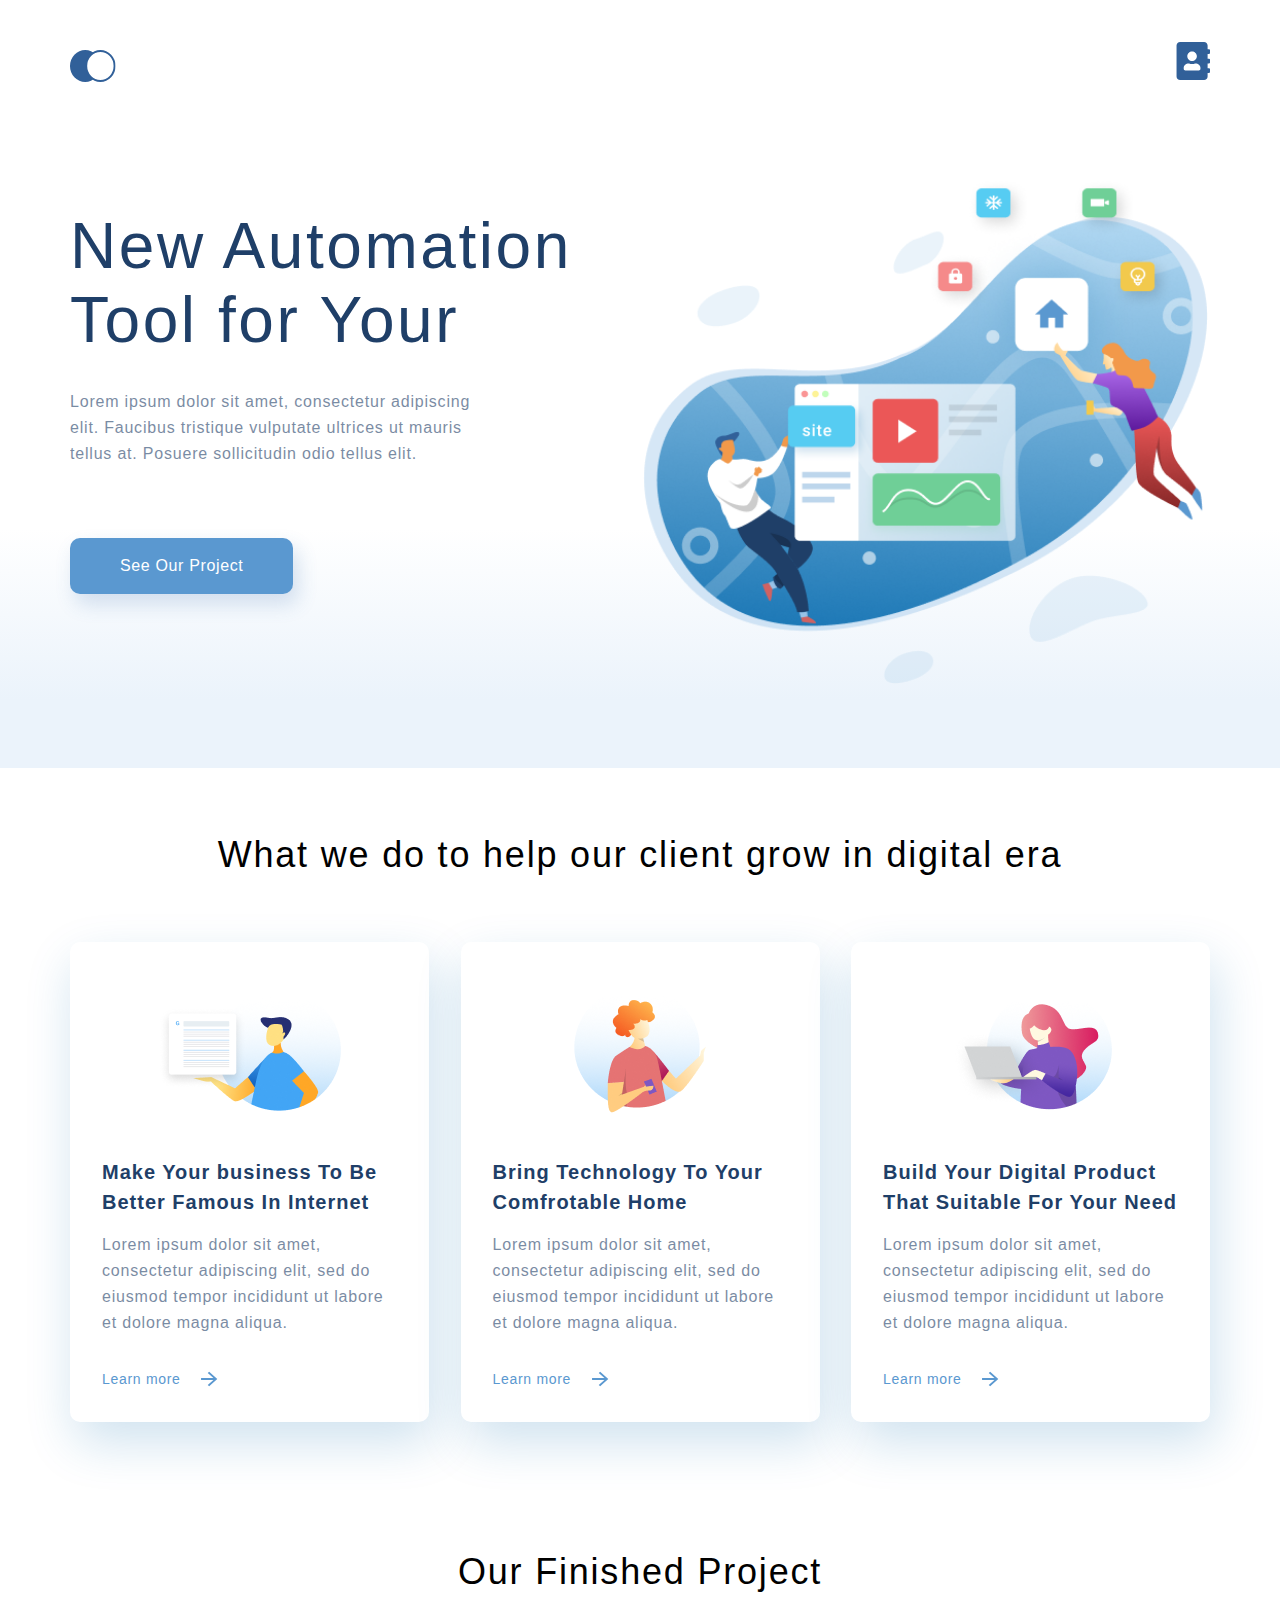
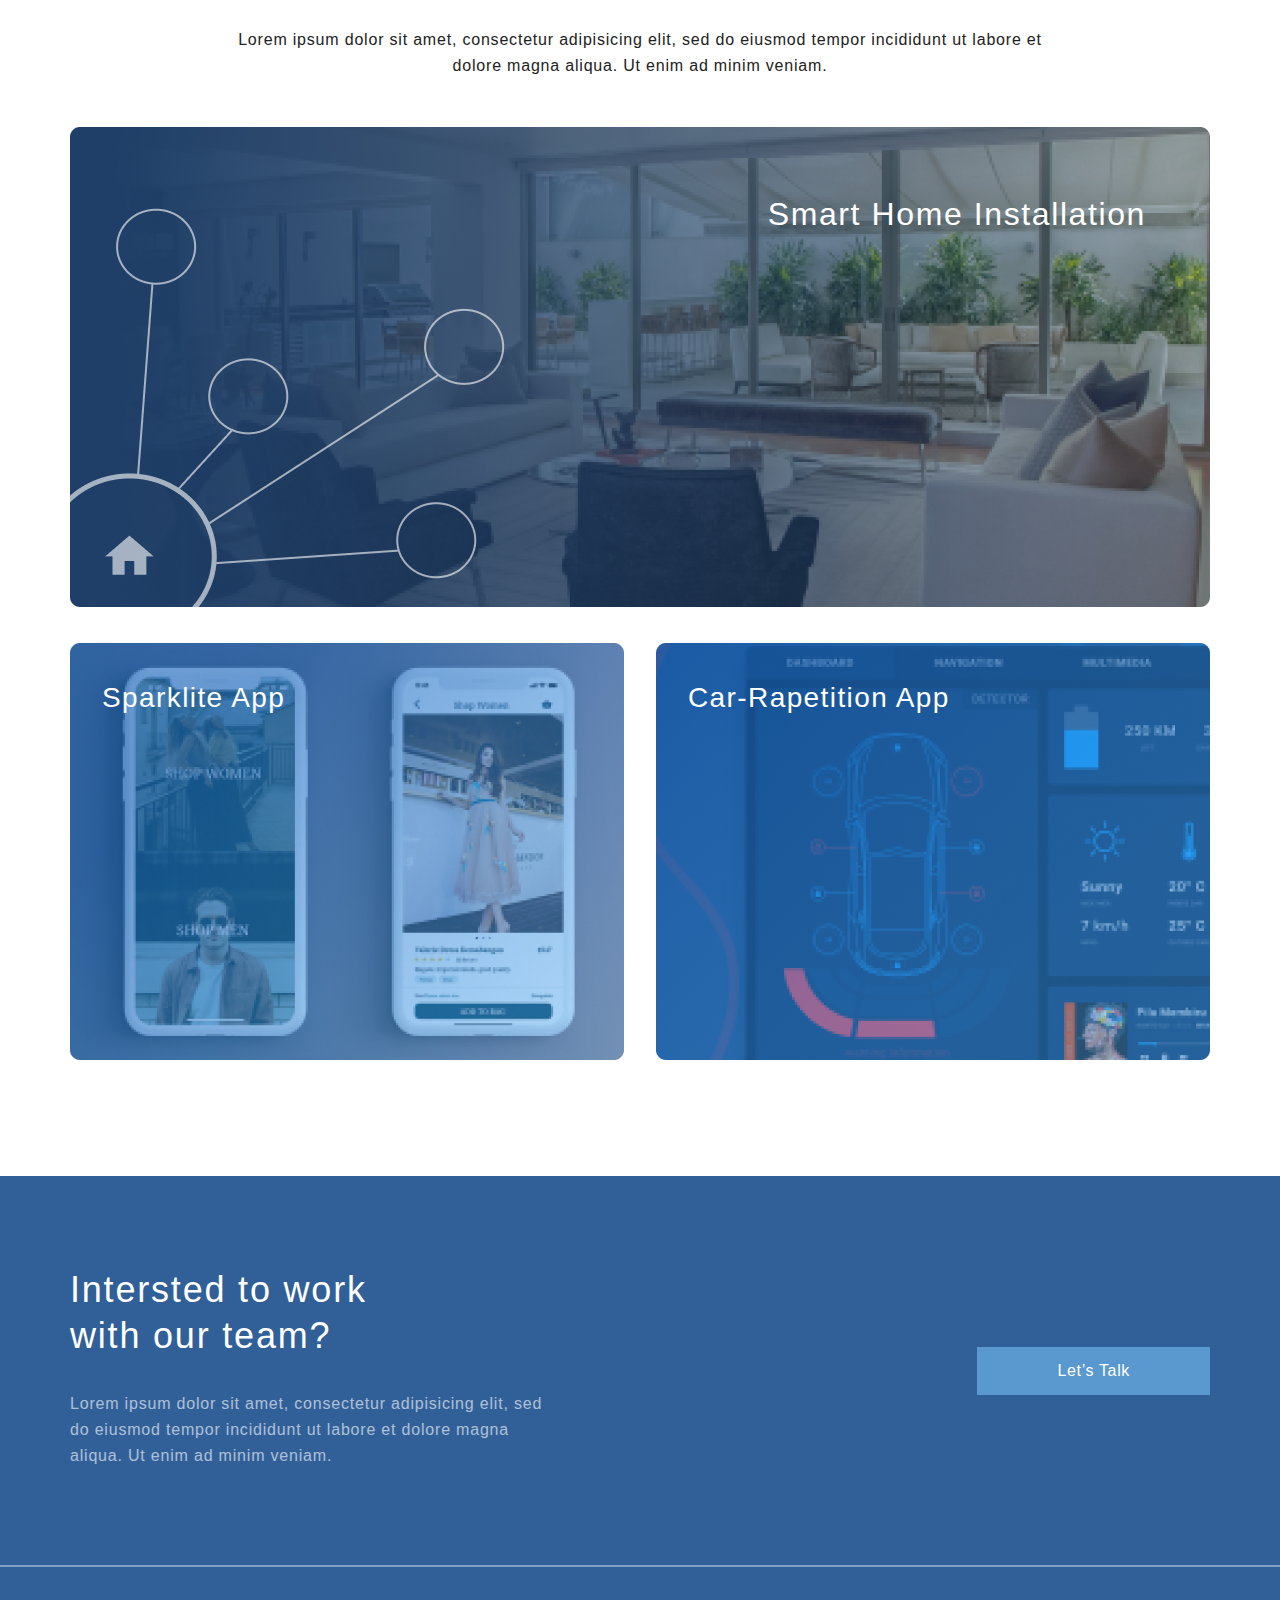
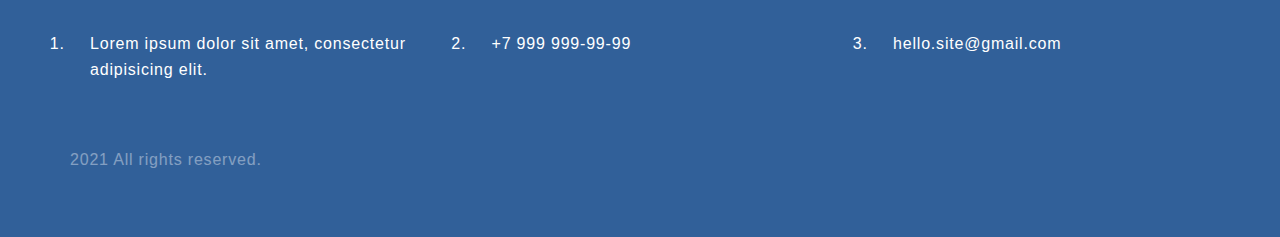
<file: index.html>
<!DOCTYPE html>
<html lang="en">

<head>
    <meta charset="UTF-8">
    <meta http-equiv="X-UA-Compatible" content="IE=edge">
    <meta name="viewport" content="width=device-width, initial-scale=1.0">
    <title>Мой сайт</title>
    <link rel="stylesheet" href="style.css">
</head>

<body>
    <div class="top">
        <div class="header-content container">
            <ul class="header">
                <li>
                    <a href="index.html"><img src="images/logo.svg" alt="Главная"></a>
                </li>
                <li>
                    <a href="contacts.html"><img src="images/contacts.svg" alt="Контакты"></a>
                </li>
            </ul>
            <div class="header-text">
                <h1 class="heading">New Automation Tool for Your</h1>
                <p class="text">
                    Lorem ipsum dolor sit amet, consectetur adipiscing elit. Faucibus tristique vulputate ultrices ut mauris tellus at. Posuere sollicitudin odio tellus elit.
                </p>
                <a href="#" class="heading-button">See Our Project</a>
            </div>
        </div>
    </div>

    <div id="main">
        <div class="main-content">
            <h3 class="what-we-do-heading">What we do to help our client grow in digital era</h3>
            <div class="what-we-do container">
                <div class="card">
                    <div class="card-img">
                        <img src="images/card1.png" alt="photo">
                    </div>
                    <h4 class="card-info">Make Your business To Be Better Famous In Internet</h4>
                    <p class="text">
                        Lorem ipsum dolor sit amet, consectetur adipiscing elit, sed do eiusmod tempor incididunt ut labore et dolore magna aliqua.
                    </p>
                    <div class="card-link-box">
                        <a href="#" class="card-link">Learn more</a>
                        <img src="images/arrow.svg" alt="arrow">
                    </div>
                </div>
                <div class="card">
                    <div class="card-img">
                        <img src="images/card2.png" alt="photo">
                    </div>
                    <h4 class="card-info">Bring Technology To Your Comfrotable Home</h4>
                    <p class="text">
                        Lorem ipsum dolor sit amet, consectetur adipiscing elit, sed do eiusmod tempor incididunt ut labore et dolore magna aliqua.
                    </p>
                    <div class="card-link-box">
                        <a href="#" class="card-link">Learn more</a>
                        <img src="images/arrow.svg" alt="arrow">
                    </div>
                </div>
                <div class="card">
                    <div class="card-img">
                        <img src="images/card3.png" alt="photo">
                    </div>
                    <h4 class="card-info">Build Your Digital Product That Suitable For Your Need</h4>
                    <p class="text">
                        Lorem ipsum dolor sit amet, consectetur adipiscing elit, sed do eiusmod tempor incididunt ut labore et dolore magna aliqua.
                    </p>
                    <div class="card-link-box">
                        <a href="#" class="card-link">Learn more</a>
                        <img src="images/arrow.svg" alt="arrow">
                    </div>
                </div>
            </div>
        </div>

        <div class="article container">
            <h3 class="article-heading">Our Finished Project</h3>
            <p class="text">
                Lorem ipsum dolor sit amet, consectetur adipisicing elit, sed do eiusmod tempor incididunt ut labore et dolore magna aliqua. Ut enim ad minim veniam.
            </p>
        </div>
        <div class="project container">
            <div class="project-item">
                <img class="project-img" src="images/box1-pic.png" alt="photo">
                <p class="project-text">
                    Smart Home Installation
                </p>
            </div>
            <div class="project-parent">
                <div class="project-item project-item-margin">
                    <img class="project-img" src="images/box2-pic.png" alt="photo">
                    <p class="project-parent-text">
                        Sparklite App
                    </p>
                </div>
                <div class="project-item">
                    <img class="project-img" src="images/box3-pic.png" alt="photo">
                    <p class="project-parent-text">
                        Car-Rapetition App
                    </p>
                </div>
            </div>
        </div>
    </div>

    <div id="footer">
        <div class="container">
            <div class="footer-content">
                <div class="footer-text">
                    <h3 class="footer-heading">Intersted to work with our team?</h3>
                    <p class="text">
                        Lorem ipsum dolor sit amet, consectetur adipisicing elit, sed do eiusmod tempor incididunt ut labore et dolore magna aliqua. Ut enim ad minim veniam.
                    </p>
                </div>
                <a href="#" class="footer-button">Let&rsquo;s Talk</a>
            </div>
        </div>
        <hr class="hr-style">
        <div class="container">
            <div class="footer-contacts">
                <ol class="footer-list">
                    <li>Lorem ipsum dolor sit amet, consectetur adipisicing elit.</li>
                    <li>+7 999 999-99-99</li>
                    <li>hello.site@gmail.com</li>
                </ol>
                <div class="all-rights-reserved">
                    <p class="text">2021 All rights reserved.</p>
                </div>
            </div>
        </div>
    </div>
</body>

</html>
</file>
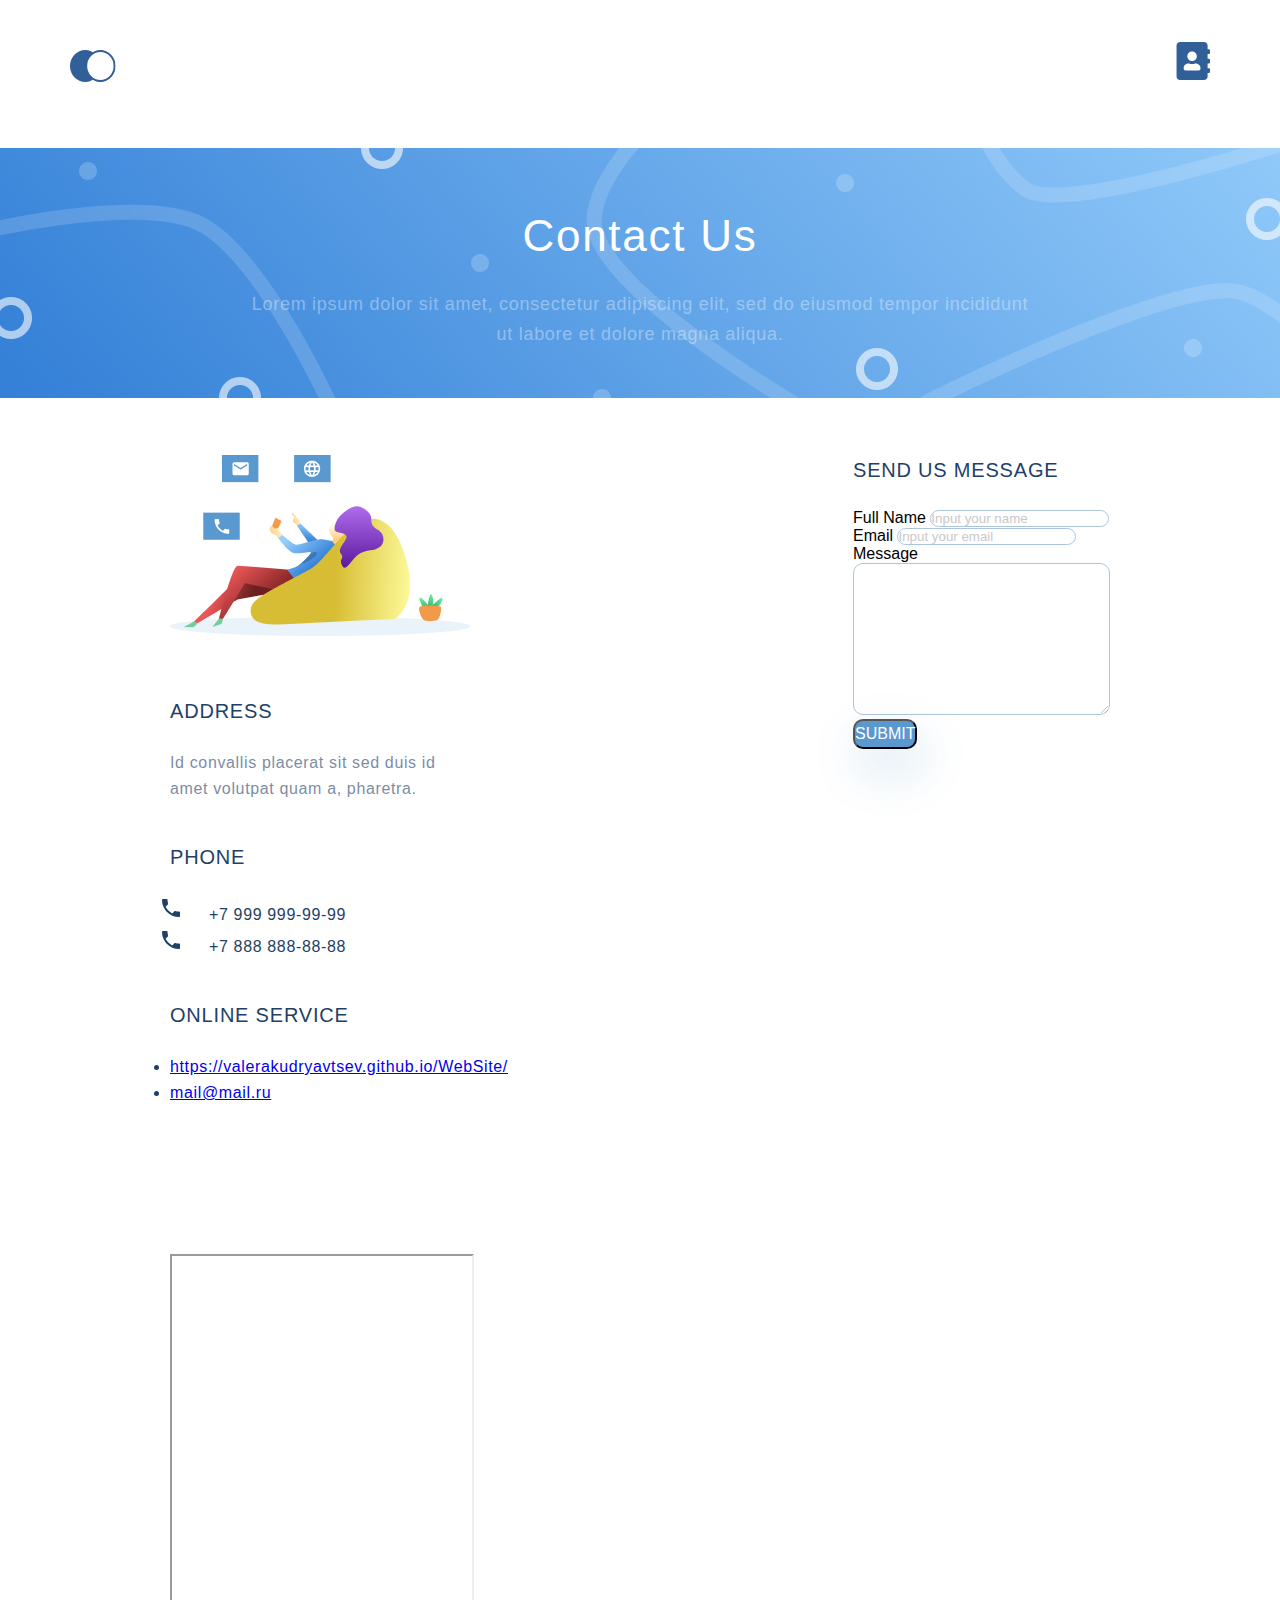
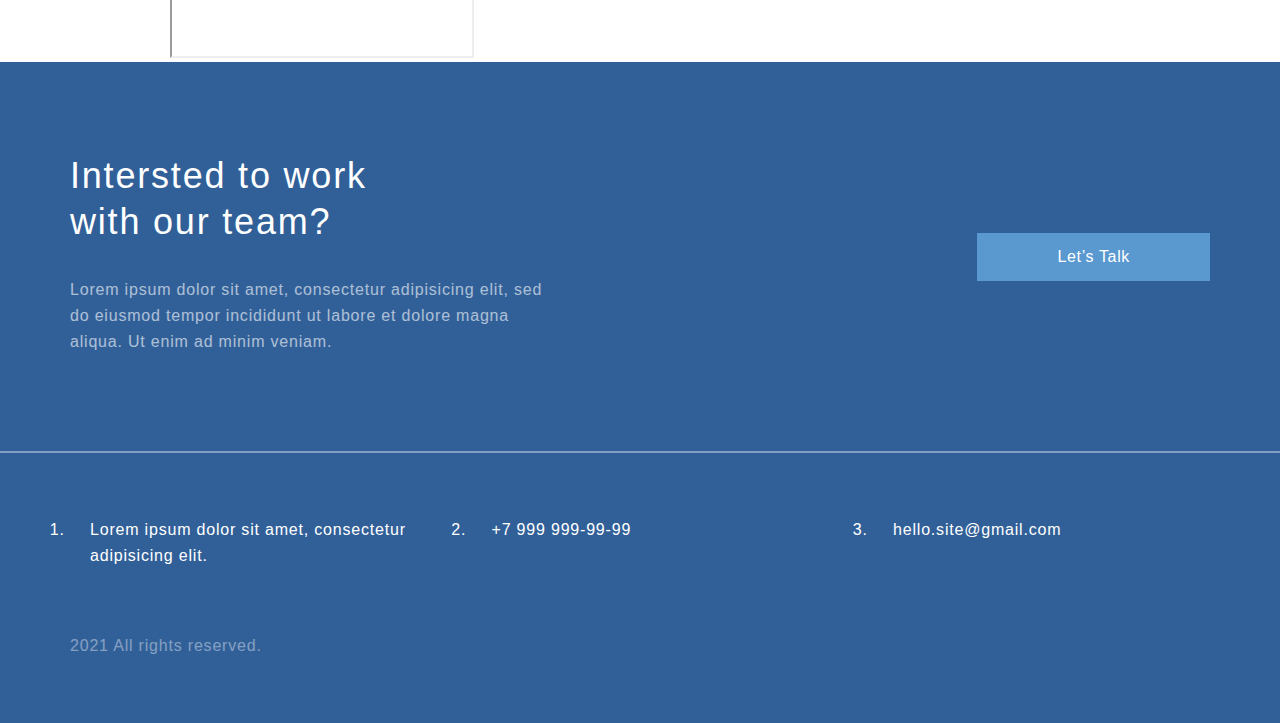
<file: contacts.html>
<!DOCTYPE html>
<html lang="en">

<head>
    <meta charset="UTF-8">
    <meta http-equiv="X-UA-Compatible" content="IE=edge">
    <meta name="viewport" content="width=device-width, initial-scale=1.0">
    <title>Contacts</title>
    <link rel="stylesheet" href="style.css">
</head>

<body>
    <div id="top-contacts">
        <div class="header-content-contacts">
            <div class="header container">
                <a href="index.html"><img src="images/logo.svg" alt="Главная"></a>
                <a href="contacts.html"><img src="images/contacts.svg" alt="Контакты"></a>
            </div>
            <div class="header-text-contacts">
                <h1 class="heading-contacts">Contact Us</h1>
                <p class="text">
                    Lorem ipsum dolor sit amet, consectetur adipiscing elit, sed do eiusmod tempor incididunt ut labore et dolore magna aliqua.
                </p>
            </div>
        </div>
    </div>

    <div id="contacts-main" class="container">
        <div class="contacts-main-content">
            <div class="contact-us">
                <img class="contacts-img" src="images/image01.png" alt="image">
                <h4 class="h4-style">Address</h4>
                <p class="text">
                    Id convallis placerat sit sed duis id amet volutpat quam a, pharetra.
                </p>
                <h4 class="h4-style">Phone</h4>
                <ul class="phone-list">
                    <li>+7 999 999-99-99</li>
                    <li>+7 888 888-88-88</li>
                </ul>
                <h4 class="h4-style">Online service</h4>
                <ul class="links-list">
                    <li>
                        <a href="https://valerakudryavtsev.github.io/WebSite/" target="_blank">https://valerakudryavtsev.github.io/WebSite/</a>
                    </li>
                    <li>
                        <a href="mailto: mail@mail.ru">mail@mail.ru</a>
                    </li>
                </ul>
            </div>

            <div class="feedback-form">
                <form action="#">
                    <h4 class="h4-style">Send us message</h4>
                    Full Name <input class="input-area" type="text" placeholder="Input your name"><br> Email <input class="input-area" type="email" placeholder="Input your email"><br> Message <br><textarea class="input-area" cols="30" rows="10"></textarea><br>
                    <button class="submit-button" type="submit">submit</button>
                </form>
            </div>
        </div>



        <br><br><br><br><br><br>
        <div class="the-map">
            <iframe src="https://yandex.ru/map-widget/v1/-/CGW1A~q" height="400" frameborder="1" allowfullscreen="true" style="position:relative;"></iframe>
        </div>
    </div>

    <div id="footer">
        <div class="container">
            <div class="footer-content">
                <div class="footer-text">
                    <h3 class="footer-heading">Intersted to work with our team?</h3>
                    <p class="text">
                        Lorem ipsum dolor sit amet, consectetur adipisicing elit, sed do eiusmod tempor incididunt ut labore et dolore magna aliqua. Ut enim ad minim veniam.
                    </p>
                </div>
                <a href="#" class="footer-button">Let&rsquo;s Talk</a>
            </div>
        </div>
        <hr class="hr-style">
        <div class="container">
            <div class="footer-contacts">
                <ol class="footer-list">
                    <li>Lorem ipsum dolor sit amet, consectetur adipisicing elit.</li>
                    <li>+7 999 999-99-99</li>
                    <li>hello.site@gmail.com</li>
                </ol>
                <div class="all-rights-reserved">
                    <p class="text">2021 All rights reserved.</p>
                </div>
            </div>
        </div>
    </div>
</body>

</html>
</file>
<file: style.css>
* {
  margin: 0;
  padding: 0;
}

body {
  font-family: -apple-system, BlinkMacSystemFont, 'Segoe UI', Roboto, Oxygen, Ubuntu, Cantarell, 'Open Sans', 'Helvetica Neue', sans-serif;
}

.container {
  max-width: 1140px;
  margin: 0 auto;
}

.top {
  min-height: 768px;
  height: 1px;
  background: -webkit-gradient(linear, left bottom, left top, color-stop(8.84%, #EBF3FB), color-stop(31.12%, rgba(152, 195, 232, 0)));
  background: linear-gradient(0deg, #EBF3FB 8.84%, rgba(152, 195, 232, 0) 31.12%);
}

.header {
  display: -webkit-box;
  display: -ms-flexbox;
  display: flex;
  -webkit-box-pack: justify;
      -ms-flex-pack: justify;
          justify-content: space-between;
  list-style-type: none;
  padding-top: 42px;
}

.header-content {
  height: 100%;
  display: -webkit-box;
  display: -ms-flexbox;
  display: flex;
  -webkit-box-orient: vertical;
  -webkit-box-direction: normal;
      -ms-flex-direction: column;
          flex-direction: column;
}

.header-text {
  -webkit-box-flex: 1;
      -ms-flex-positive: 1;
          flex-grow: 1;
  padding-top: 115px;
  background-image: url(images/illustration.png);
  background-repeat: no-repeat;
  background-position: right center;
  background-size: 50%;
}

.heading {
  font-weight: 300;
  line-height: 74px;
  letter-spacing: 0.04em;
  font-size: 64px;
  color: #1F3F68;
  width: 510px;
  margin-bottom: 32px;
}

.header-text > .text {
  width: 425px;
}

.heading-button {
  text-decoration: none;
  line-height: 26px;
  text-align: center;
  letter-spacing: 0.04em;
  color: #FFFFFF;
  background: #5A98D0;
  -webkit-box-shadow: 5px 10px 20px rgba(53, 110, 173, 0.2);
          box-shadow: 5px 10px 20px rgba(53, 110, 173, 0.2);
  border-radius: 10px;
  padding: 15px 50px;
  display: inline-block;
  margin-top: 71px;
}

.what-we-do-heading {
  font-size: 36px;
  font-weight: 300;
  line-height: 46px;
  text-align: center;
  letter-spacing: 0.05em;
  color: #000000;
  margin: 64px 115px;
}

.what-we-do {
  display: -webkit-box;
  display: -ms-flexbox;
  display: flex;
  -webkit-box-pack: justify;
      -ms-flex-pack: justify;
          justify-content: space-between;
  margin-bottom: 63px;
}

.card {
  width: 359px;
  height: 480.13px;
  background: #FFFFFF;
  -webkit-box-shadow: 5px 20px 50px rgba(16, 112, 177, 0.2);
          box-shadow: 5px 20px 50px rgba(16, 112, 177, 0.2);
  border-radius: 10px;
  display: -webkit-box;
  display: -ms-flexbox;
  display: flex;
  -webkit-box-orient: vertical;
  -webkit-box-direction: normal;
      -ms-flex-direction: column;
          flex-direction: column;
  -webkit-box-align: center;
      -ms-flex-align: center;
          align-items: center;
  margin-bottom: 64px;
}

.card-info {
  font-size: 20px;
  line-height: 30px;
  color: #1F3F68;
  letter-spacing: 0.05em;
  -ms-flex-item-align: center;
      -ms-grid-row-align: center;
      align-self: center;
  margin: 0px 32px 15px 32px;
}

.card > .text {
  margin-left: 32px;
  margin-right: 32px;
}

.card-img {
  width: 100%;
  display: -webkit-box;
  display: -ms-flexbox;
  display: flex;
  -webkit-box-pack: center;
      -ms-flex-pack: center;
          justify-content: center;
  -webkit-box-align: center;
      -ms-flex-align: center;
          align-items: center;
  padding-top: 45px;
  padding-bottom: 45px;
  height: 125px;
}

.card-link {
  text-decoration: none;
  font-size: 14px;
  line-height: 30px;
  letter-spacing: 0.05em;
  color: #5A98D0;
}

.card-link-box {
  -ms-flex-item-align: start;
      align-self: flex-start;
  display: -webkit-box;
  display: -ms-flexbox;
  display: flex;
  -webkit-box-pack: justify;
      -ms-flex-pack: justify;
          justify-content: space-between;
  -webkit-box-align: center;
      -ms-flex-align: center;
          align-items: center;
  width: 120px;
  margin-left: 32px;
  margin-top: 28px;
}

.text {
  font-size: 16px;
  line-height: 26px;
  color: #1F3F68;
  letter-spacing: 0.05em;
  opacity: 0.6;
}

.article-heading {
  font-weight: 300;
  font-size: 36px;
  line-height: 46px;
  letter-spacing: 0.05em;
  margin-bottom: 32px;
  text-align: center;
}

.article > .text {
  width: 75%;
  line-height: 26px;
  letter-spacing: 0.05em;
  color: #222222;
  opacity: 1;
  text-align: center;
  margin: 0 auto 48px auto;
}

.project {
  margin-bottom: 112px;
}

.project-parent {
  display: -webkit-box;
  display: -ms-flexbox;
  display: flex;
  -webkit-box-pack: justify;
      -ms-flex-pack: justify;
          justify-content: space-between;
  margin-top: 32px;
}

.project-item {
  position: relative;
  -webkit-box-flex: 1;
      -ms-flex-positive: 1;
          flex-grow: 1;
  border-radius: 10px;
}

.project-parent-text {
  font-size: 28px;
  line-height: 46px;
  letter-spacing: 0.05em;
  color: #FFFFFF;
  position: absolute;
  top: 32px;
  left: 32px;
}

.project-item-margin {
  margin-right: 32px;
}

.project-img {
  width: 100%;
}

.project-text {
  font-size: 32px;
  line-height: 46px;
  letter-spacing: 0.05em;
  color: #FFFFFF;
  position: absolute;
  top: 64px;
  right: 64px;
}

#footer {
  background: #316099;
}

.footer-content {
  width: 100%;
  display: -webkit-box;
  display: -ms-flexbox;
  display: flex;
  -webkit-box-pack: justify;
      -ms-flex-pack: justify;
          justify-content: space-between;
  -webkit-box-align: center;
      -ms-flex-align: center;
          align-items: center;
}

.footer-heading {
  font-size: 36px;
  line-height: 46px;
  letter-spacing: 0.05em;
  color: #FFFFFF;
  width: 340px;
  font-weight: normal;
  padding-top: 91px;
  margin-bottom: 32px;
}

.footer-text .text {
  width: 494.77px;
  font-size: 16px;
  line-height: 26px;
  letter-spacing: 0.05em;
  color: #FFFFFF;
  opacity: 0.6;
  margin-bottom: 96px;
}

.footer-button {
  text-decoration: none;
  text-align: center;
  letter-spacing: 0.04em;
  color: #FFFFFF;
  background: #5A98D0;
  padding: 15px 80px;
}

.hr-style {
  width: 100%;
  height: 0px;
  opacity: 0.4;
  border: 1px solid #FFFFFF;
  margin-bottom: 64px;
}

.footer-list {
  display: -webkit-box;
  display: -ms-flexbox;
  display: flex;
  -webkit-box-pack: justify;
      -ms-flex-pack: justify;
          justify-content: space-between;
}

.footer-list li {
  width: 316.98px;
  font-size: 16px;
  line-height: 26px;
  letter-spacing: 0.05em;
  color: #FFFFFF;
  padding-left: 20px;
}

.all-rights-reserved {
  margin-top: 64px;
  padding-bottom: 64px;
}

.all-rights-reserved .text {
  color: #FFFFFF;
  opacity: .4;
}

.header-content-contacts {
  width: 100%;
}

.header-text-contacts {
  background-image: url(images/contacts-header.png);
  background-repeat: no-repeat;
  background-size: cover;
  margin-top: 54px;
  margin-bottom: 57px;
}

.heading-contacts {
  font-weight: 500;
  font-size: 44px;
  line-height: 74px;
  text-align: center;
  letter-spacing: 0.04em;
  color: #FFFFFF;
  padding-top: 51px;
  margin-bottom: 16px;
}

.header-text-contacts > .text {
  width: 780px;
  font-size: 18px;
  line-height: 30px;
  text-align: center;
  letter-spacing: 0.04em;
  color: rgba(255, 255, 255, 0.6);
  margin: 0px auto;
  padding-bottom: 49px;
}

#contacts-main {
  width: 940px;
}

.contact-us {
  width: 300px;
}

.h4-style {
  font-size: 20px;
  line-height: 30px;
  color: #1F3F68;
  font-weight: 500;
  letter-spacing: 0.04em;
  color: #1F3F68;
  text-transform: uppercase;
  margin-bottom: 24px;
}

.contacts-img {
  margin-bottom: 56px;
}

.contact-us > .text,
.contact-us > ul {
  margin-bottom: 40px;
  font-weight: 300;
  font-size: 16px;
  line-height: 26px;
  letter-spacing: 0.04em;
  color: #1F3F68;
}

.phone-list {
  list-style-image: url(images/phone.svg);
  margin-left: 20px;
}

.phone-list > li {
  padding-left: 19px;
}

li::marker {
  width: 18px;
  height: 18px;
}

/* ---------------------------------------------------------------- */
.contacts-main-content {
  display: -webkit-box;
  display: -ms-flexbox;
  display: flex;
  -webkit-box-pack: justify;
      -ms-flex-pack: justify;
          justify-content: space-between;
}

.h2-contacts {
  font-weight: 500;
  font-size: 44px;
  width: 510px;
}

.h3-style {
  font-size: 36px;
  text-align: center;
}

.input-area {
  border: 1px solid #356EAD;
  -webkit-box-sizing: border-box;
          box-sizing: border-box;
  border-radius: 10px;
  opacity: 0.4;
}

.submit-button {
  background: #5A98D0;
  -webkit-box-shadow: 5px 20px 50px rgba(16, 112, 177, 0.2);
          box-shadow: 5px 20px 50px rgba(16, 112, 177, 0.2);
  border-radius: 10px;
  font-weight: 500;
  font-size: 16px;
  line-height: 26px;
  text-align: center;
  color: #FFFFFF;
  text-transform: uppercase;
}

/* ---------------------------------------------------------------- */
@media (max-width: 1024px) {
  .container {
    padding-left: 32px;
    padding-right: 32px;
  }
  .header-text {
    background-position: right 80%;
  }
  .what-we-do {
    -webkit-box-orient: vertical;
    -webkit-box-direction: normal;
        -ms-flex-direction: column;
            flex-direction: column;
    -webkit-box-align: center;
        -ms-flex-align: center;
            align-items: center;
  }
  .card {
    margin-bottom: 32px;
  }
  .footer-heading {
    padding-top: 47px;
  }
  #footer .container {
    width: 80%;
  }
  .footer-text .text {
    width: 336px;
    margin-bottom: 64px;
  }
  .footer-list {
    -webkit-box-orient: vertical;
    -webkit-box-direction: normal;
        -ms-flex-direction: column;
            flex-direction: column;
    margin-left: 22px;
  }
  .footer-list li {
    width: auto;
    margin-bottom: 25px;
  }
}

@media (max-width: 667px) {
  .container {
    padding-left: 17px;
    padding-right: 17px;
  }
  .top {
    min-height: 376px;
    height: auto;
    padding-bottom: 41px;
    -webkit-box-sizing: border-box;
            box-sizing: border-box;
  }
  .header {
    padding-top: 24px;
  }
  .header-text {
    padding-top: 36px;
    display: -webkit-box;
    display: -ms-flexbox;
    display: flex;
    -webkit-box-orient: vertical;
    -webkit-box-direction: normal;
        -ms-flex-direction: column;
            flex-direction: column;
    -webkit-box-align: center;
        -ms-flex-align: center;
            align-items: center;
    background-image: none;
  }
  .heading {
    width: 100%;
    font-size: 32px;
    line-height: 37px;
    margin-bottom: 12px;
    text-align: center;
  }
  .header-text > .text {
    width: 100%;
    text-align: center;
  }
  .heading-button {
    font-size: 12px;
    line-height: 26px;
    padding: 0 8px;
    margin-top: 32px;
    text-align: center;
  }
  .what-we-do-heading {
    font-weight: 300;
    font-size: 24px;
    line-height: 28px;
    margin: 48px 17px 32px 17px;
  }
  .article-heading {
    font-weight: 300;
    font-size: 24px;
    line-height: 28px;
  }
  .article > .text {
    width: auto;
    margin-bottom: 82px;
  }
  .project {
    margin-bottom: 64px;
  }
  .project-parent {
    -webkit-box-orient: vertical;
    -webkit-box-direction: normal;
        -ms-flex-direction: column;
            flex-direction: column;
    margin-top: 0;
  }
  .project-item-margin {
    margin-right: 0;
  }
  .project-item {
    margin-top: 16px;
  }
  .project-text {
    font-size: 16px;
    line-height: 19px;
    top: 16px;
    right: 16px;
  }
  .project-parent-text {
    font-size: 16px;
    line-height: 19px;
    top: 16px;
    left: 16px;
  }
  #footer .container {
    width: 90%;
  }
  .footer-heading {
    font-size: 24px;
    line-height: 28px;
    padding-top: 18px;
    width: 60%;
    margin: 0 auto;
  }
  .footer-text .text {
    margin: 32px auto 40px;
  }
  .footer-content {
    -webkit-box-orient: vertical;
    -webkit-box-direction: normal;
        -ms-flex-direction: column;
            flex-direction: column;
    text-align: center;
    margin-bottom: 41px;
  }
  .hr-style {
    margin-bottom: 32px;
  }
  .footer-list li {
    width: auto;
    margin-bottom: 17px;
  }
  .all-rights-reserved {
    margin-top: 37px;
    padding-bottom: 32px;
    text-align: center;
  }
}
/*# sourceMappingURL=style.css.map */
</file>
